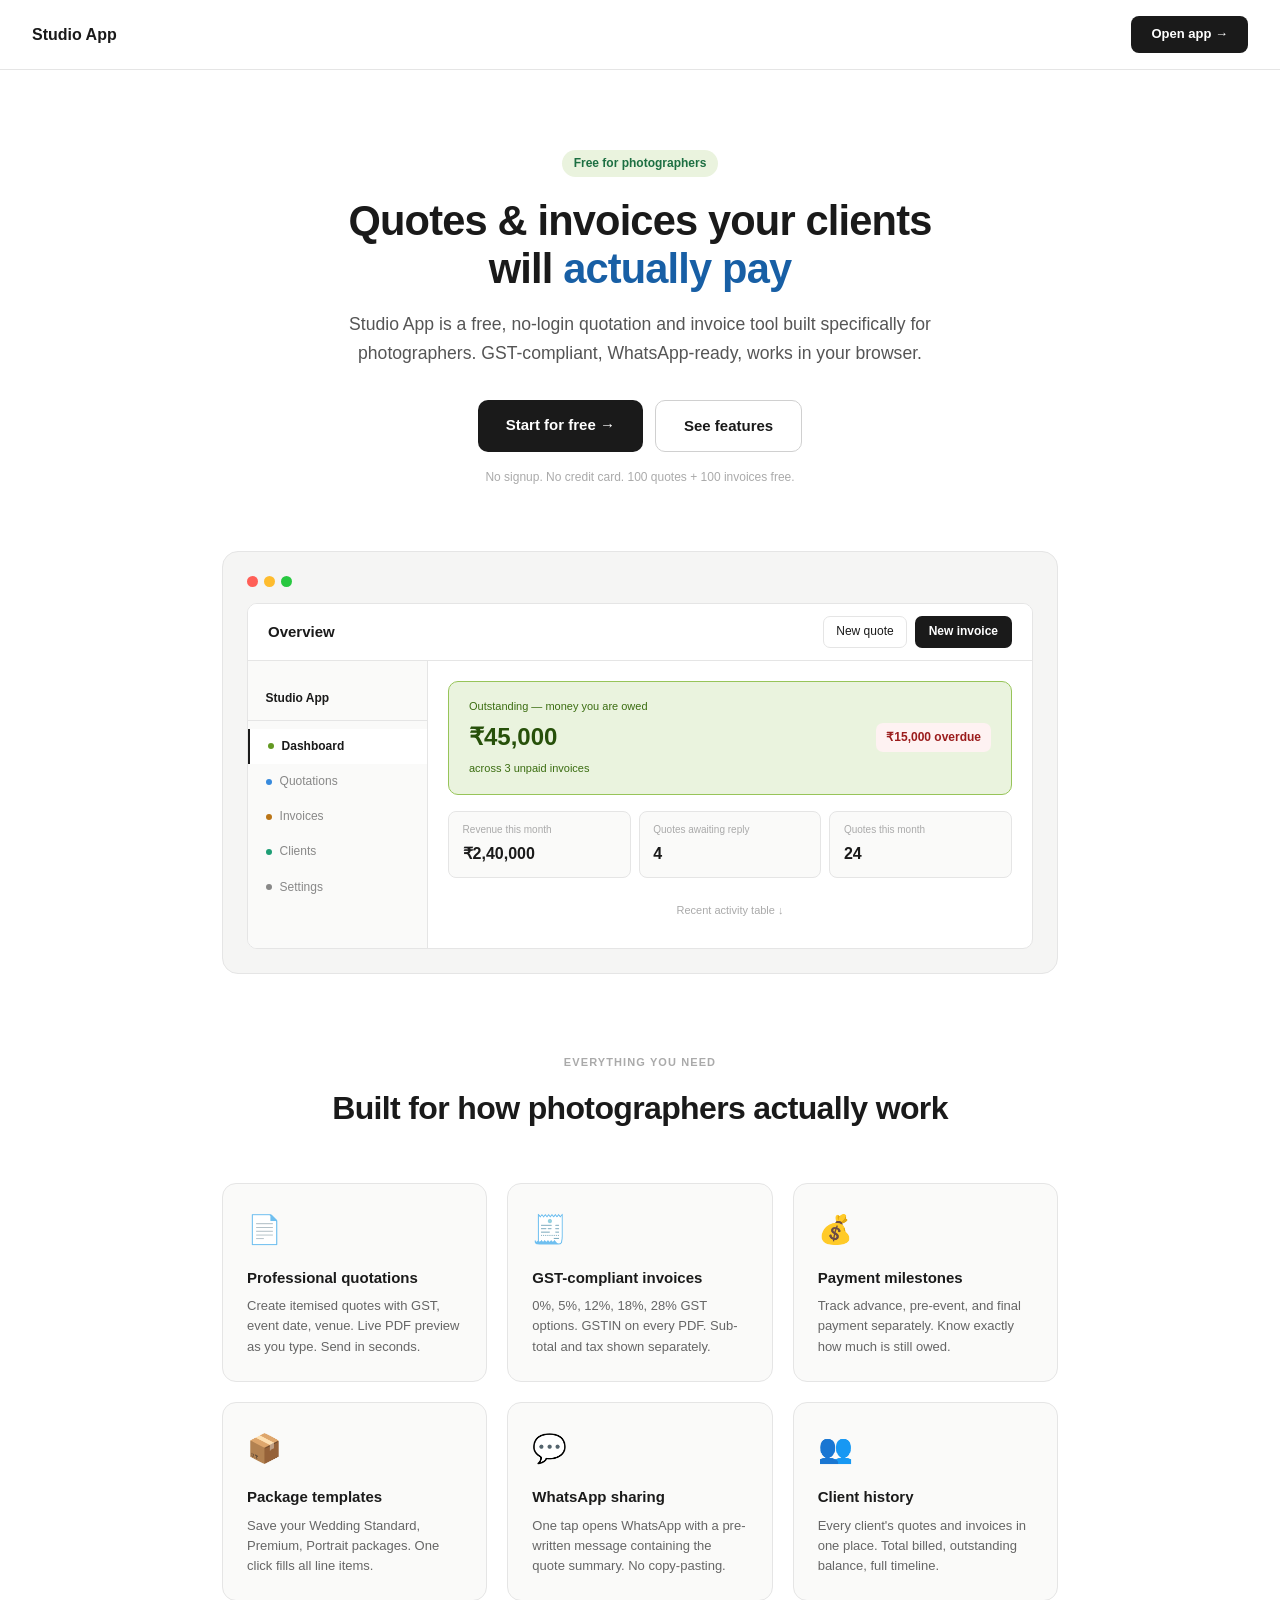
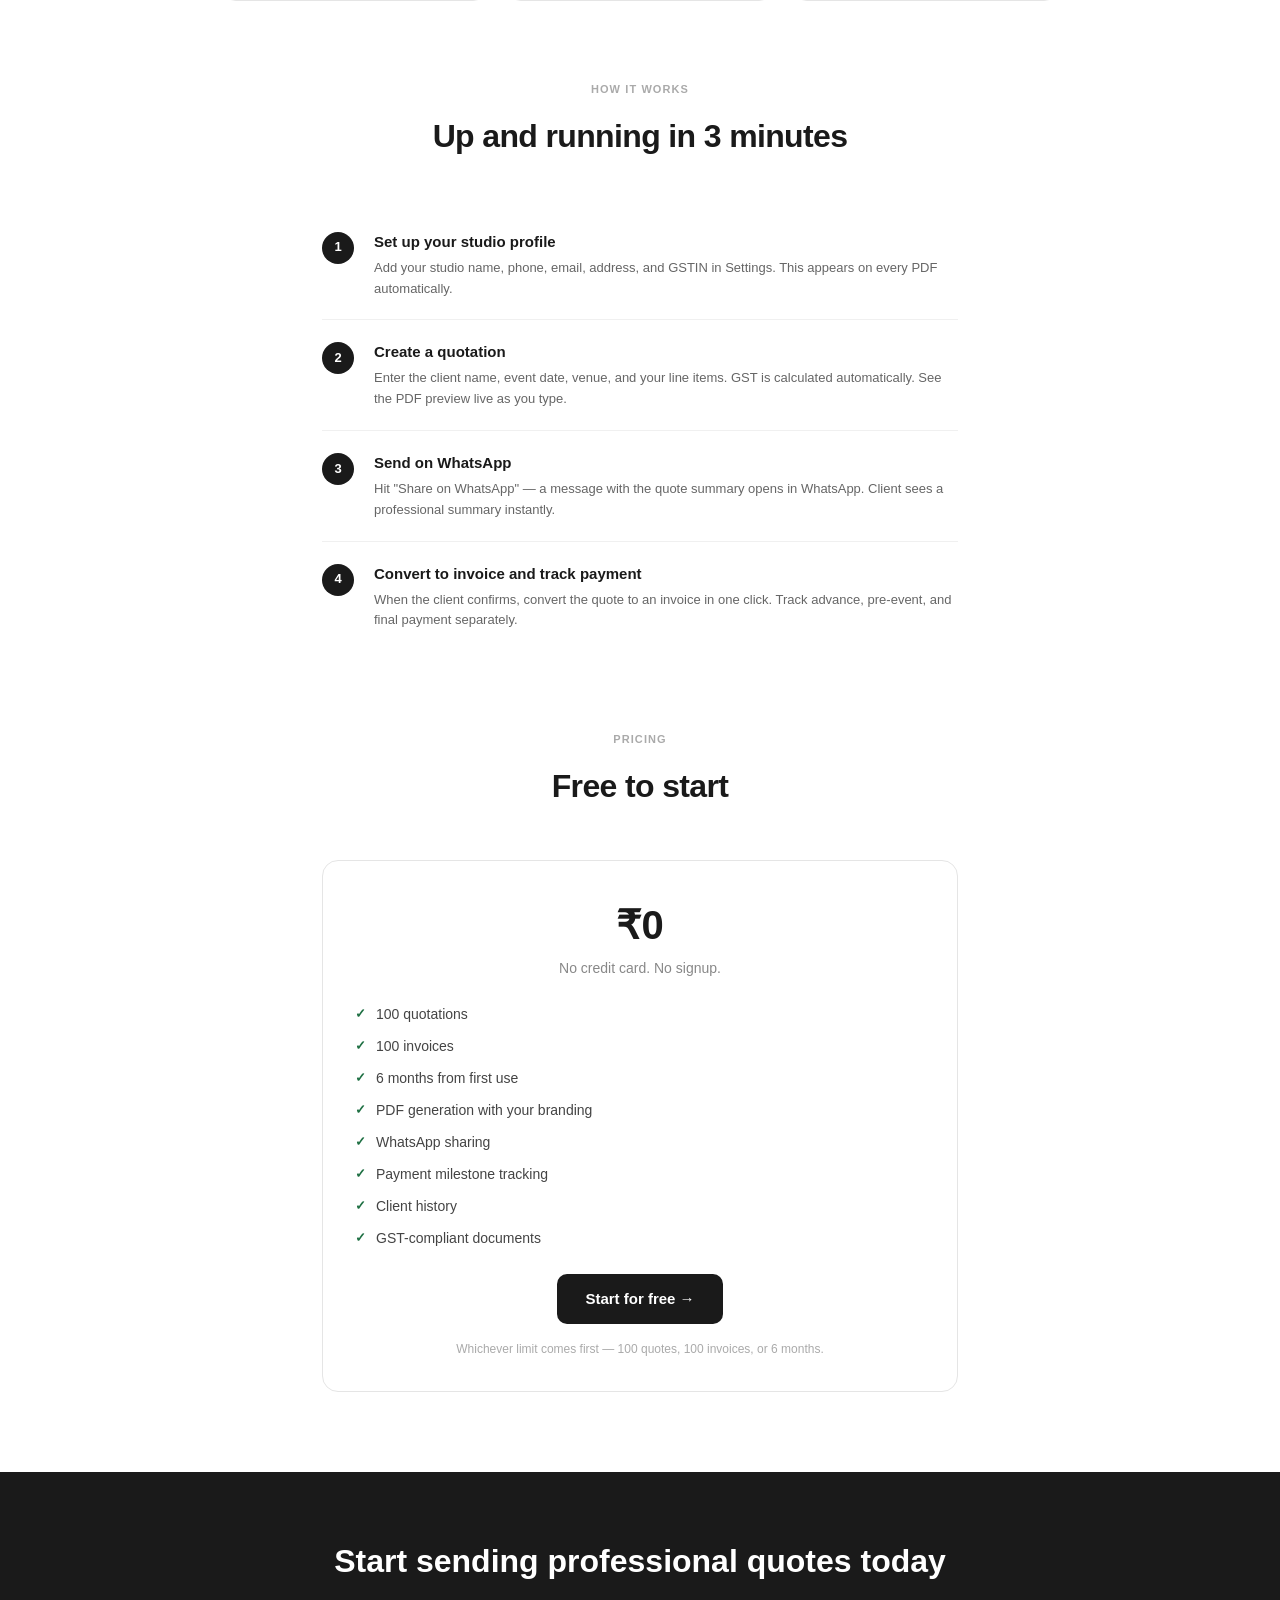
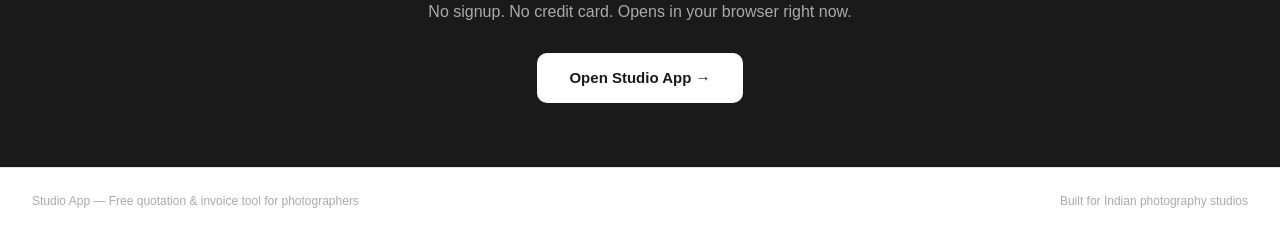
<file: index.html>
<!DOCTYPE html>
<html lang="en">
<head>
  <meta charset="UTF-8">
  <meta name="viewport" content="width=device-width, initial-scale=1.0">
  <title>Studio App — Free Quotation & Invoice Tool for Photographers</title>
  <meta name="description" content="Create professional quotations and invoices for your photography studio. Free. No signup needed. Works in your browser.">
  <style>
    *, *::before, *::after { box-sizing: border-box; margin: 0; padding: 0; }
    html { scroll-behavior: smooth; }
    body {
      font-family: -apple-system, BlinkMacSystemFont, 'Segoe UI', sans-serif;
      font-size: 15px; line-height: 1.6; color: #1a1a1a; background: #fff;
    }

    /* ── Nav ── */
    nav {
      display: flex; align-items: center; justify-content: space-between;
      padding: 1rem 2rem; border-bottom: 1px solid #e5e5e5;
      position: sticky; top: 0; background: #fff; z-index: 100;
    }
    .nav-brand { font-size: 16px; font-weight: 700; color: #1a1a1a; text-decoration: none; }
    .nav-cta {
      background: #1a1a1a; color: #fff; padding: 8px 20px;
      border-radius: 8px; font-size: 13px; font-weight: 600;
      text-decoration: none; transition: background .15s;
    }
    .nav-cta:hover { background: #333; }

    /* ── Hero ── */
    .hero {
      text-align: center; padding: 5rem 2rem 4rem;
      max-width: 680px; margin: 0 auto;
    }
    .hero-badge {
      display: inline-block; background: #eaf3de; color: #1d6f42;
      font-size: 12px; font-weight: 600; padding: 4px 12px;
      border-radius: 20px; margin-bottom: 1.25rem;
    }
    .hero h1 {
      font-size: 2.6rem; font-weight: 800; line-height: 1.15;
      color: #1a1a1a; margin-bottom: 1.1rem; letter-spacing: -.02em;
    }
    .hero h1 span { color: #185fa5; }
    .hero p {
      font-size: 1.1rem; color: #555; margin-bottom: 2rem; line-height: 1.65;
    }
    .hero-actions { display: flex; gap: 12px; justify-content: center; flex-wrap: wrap; }
    .btn-hero {
      background: #1a1a1a; color: #fff; padding: 13px 28px;
      border-radius: 10px; font-size: 15px; font-weight: 600;
      text-decoration: none; transition: background .15s;
    }
    .btn-hero:hover { background: #333; }
    .btn-hero-outline {
      background: #fff; color: #1a1a1a; padding: 13px 28px;
      border-radius: 10px; font-size: 15px; font-weight: 600;
      border: 1.5px solid #d0d0d0; text-decoration: none; transition: border-color .15s;
    }
    .btn-hero-outline:hover { border-color: #888; }
    .hero-note { font-size: 12px; color: #aaa; margin-top: 1rem; }

    /* ── Preview card ── */
    .preview-wrap {
      max-width: 900px; margin: 0 auto 5rem;
      padding: 0 2rem;
    }
    .preview-card {
      background: #f5f5f4; border-radius: 16px; padding: 1.5rem;
      border: 1px solid #e5e5e5;
    }
    .preview-bar {
      display: flex; gap: 6px; margin-bottom: 1rem;
    }
    .preview-dot { width: 11px; height: 11px; border-radius: 50%; }
    .preview-screen {
      background: #fff; border-radius: 10px; border: 1px solid #e5e5e5;
      overflow: hidden;
    }
    .ps-topbar {
      background: #fff; border-bottom: 1px solid #e5e5e5;
      padding: .75rem 1.25rem; display: flex; align-items: center;
      justify-content: space-between;
    }
    .ps-title { font-size: 15px; font-weight: 600; }
    .ps-btn {
      background: #1a1a1a; color: #fff; padding: 6px 14px;
      border-radius: 7px; font-size: 12px; font-weight: 600;
    }
    .ps-body { display: grid; grid-template-columns: 180px 1fr; min-height: 280px; }
    .ps-sidebar {
      border-right: 1px solid #e5e5e5; padding: 1rem 0; background: #fafaf9;
    }
    .ps-nav-item {
      padding: 8px 1.1rem; font-size: 12px; color: #888;
      display: flex; align-items: center; gap: 8px;
    }
    .ps-nav-item.active { color: #1a1a1a; font-weight: 600; background: #fff; border-left: 2px solid #1a1a1a; }
    .ps-dot { width: 6px; height: 6px; border-radius: 50%; flex-shrink: 0; }
    .ps-main { padding: 1.25rem; }
    .ps-hero-card {
      background: #eaf3de; border: 1px solid #97c459; border-radius: 10px;
      padding: 1rem 1.25rem; margin-bottom: 1rem;
      display: flex; justify-content: space-between; align-items: center;
    }
    .ps-hero-label { font-size: 11px; color: #3b6d11; margin-bottom: .2rem; }
    .ps-hero-amt   { font-size: 24px; font-weight: 800; color: #27500a; }
    .ps-overdue    { background: #fef2f2; color: #9b1c1c; border-radius: 7px; padding: 5px 10px; font-size: 12px; font-weight: 600; }
    .ps-stats { display: grid; grid-template-columns: repeat(3,1fr); gap: 8px; margin-bottom: 1rem; }
    .ps-stat { background: #fafaf9; border: 1px solid #e5e5e5; border-radius: 8px; padding: .65rem .85rem; }
    .ps-stat-lbl { font-size: 10px; color: #aaa; margin-bottom: .2rem; }
    .ps-stat-val { font-size: 16px; font-weight: 700; }

    /* ── Features ── */
    .features {
      max-width: 900px; margin: 0 auto 5rem; padding: 0 2rem;
    }
    .section-label {
      text-align: center; font-size: 11px; font-weight: 600; color: #aaa;
      text-transform: uppercase; letter-spacing: .1em; margin-bottom: .75rem;
    }
    .section-title {
      text-align: center; font-size: 2rem; font-weight: 800;
      color: #1a1a1a; margin-bottom: 3rem; letter-spacing: -.02em;
    }
    .feature-grid { display: grid; grid-template-columns: repeat(3,1fr); gap: 1.25rem; }
    .feature-card {
      background: #fafaf9; border: 1px solid #e5e5e5; border-radius: 14px;
      padding: 1.5rem;
    }
    .feature-icon { font-size: 1.75rem; margin-bottom: .85rem; }
    .feature-card h3 { font-size: 15px; font-weight: 700; margin-bottom: .4rem; }
    .feature-card p  { font-size: 13px; color: #666; line-height: 1.55; }

    /* ── How it works ── */
    .how { max-width: 700px; margin: 0 auto 5rem; padding: 0 2rem; text-align: center; }
    .steps { display: flex; flex-direction: column; gap: 0; margin-top: 2rem; text-align: left; }
    .step { display: flex; gap: 1.25rem; padding: 1.25rem 0; border-bottom: 1px solid #f0f0f0; }
    .step:last-child { border-bottom: none; }
    .step-num {
      width: 32px; height: 32px; border-radius: 50%; background: #1a1a1a;
      color: #fff; font-size: 13px; font-weight: 700; display: flex;
      align-items: center; justify-content: center; flex-shrink: 0; margin-top: 2px;
    }
    .step h4 { font-size: 15px; font-weight: 700; margin-bottom: .25rem; }
    .step p  { font-size: 13px; color: #666; }

    /* ── Pricing ── */
    .pricing { max-width: 700px; margin: 0 auto 5rem; padding: 0 2rem; text-align: center; }
    .price-card {
      background: #fff; border: 1.5px solid #e5e5e5; border-radius: 16px;
      padding: 2rem; margin-top: 2rem;
    }
    .price-free { font-size: 2.5rem; font-weight: 800; color: #1a1a1a; }
    .price-sub  { font-size: 14px; color: #888; margin-bottom: 1.5rem; }
    .price-features { list-style: none; text-align: left; display: flex; flex-direction: column; gap: .6rem; margin-bottom: 1.5rem; }
    .price-features li { display: flex; align-items: center; gap: 10px; font-size: 14px; color: #444; }
    .price-features li::before { content: '✓'; color: #1d6f42; font-weight: 700; font-size: 13px; }
    .price-limit { font-size: 12px; color: #aaa; margin-top: 1rem; }

    /* ── CTA banner ── */
    .cta-banner {
      background: #1a1a1a; color: #fff; text-align: center;
      padding: 4rem 2rem; margin-bottom: 0;
    }
    .cta-banner h2 { font-size: 2rem; font-weight: 800; margin-bottom: .75rem; }
    .cta-banner p  { font-size: 1rem; color: #aaa; margin-bottom: 1.75rem; }
    .btn-cta {
      background: #fff; color: #1a1a1a; padding: 13px 32px;
      border-radius: 10px; font-size: 15px; font-weight: 700;
      text-decoration: none; display: inline-block; transition: opacity .15s;
    }
    .btn-cta:hover { opacity: .9; }

    /* ── Footer ── */
    footer {
      padding: 1.5rem 2rem; border-top: 1px solid #e5e5e5;
      display: flex; justify-content: space-between; align-items: center;
      font-size: 12px; color: #aaa; flex-wrap: wrap; gap: .5rem;
    }

    @media(max-width: 640px) {
      .hero h1 { font-size: 1.8rem; }
      .feature-grid { grid-template-columns: 1fr; }
      .ps-body { grid-template-columns: 1fr; }
      .ps-sidebar { display: none; }
      .ps-stats { grid-template-columns: 1fr 1fr; }
      nav { padding: 1rem; }
      footer { flex-direction: column; text-align: center; }
    }
  </style>
</head>
<body>

<!-- Nav -->
<nav>
  <a class="nav-brand" href="#">Studio App</a>
  <a class="nav-cta" href="pages/auth.html">Open app →</a>
</nav>

<!-- Hero -->
<section class="hero">
  <div class="hero-badge">Free for photographers</div>
  <h1>Quotes & invoices your clients will <span>actually pay</span></h1>
  <p>Studio App is a free, no-login quotation and invoice tool built specifically for photographers. GST-compliant, WhatsApp-ready, works in your browser.</p>
  <div class="hero-actions">
    <a class="btn-hero" href="pages/auth.html">Start for free →</a>
    <a class="btn-hero-outline" href="#features">See features</a>
  </div>
  <div class="hero-note">No signup. No credit card. 100 quotes + 100 invoices free.</div>
</section>

<!-- App preview -->
<div class="preview-wrap">
  <div class="preview-card">
    <div class="preview-bar">
      <div class="preview-dot" style="background:#ff5f57"></div>
      <div class="preview-dot" style="background:#febc2e"></div>
      <div class="preview-dot" style="background:#28c840"></div>
    </div>
    <div class="preview-screen">
      <div class="ps-topbar">
        <div class="ps-title">Overview</div>
        <div style="display:flex;gap:8px">
          <div style="border:1px solid #e5e5e5;border-radius:7px;padding:5px 12px;font-size:12px">New quote</div>
          <div class="ps-btn">New invoice</div>
        </div>
      </div>
      <div class="ps-body">
        <div class="ps-sidebar">
          <div style="padding:.75rem 1.1rem .75rem;font-size:12px;font-weight:700;border-bottom:1px solid #e5e5e5;margin-bottom:.5rem">Studio App</div>
          <div class="ps-nav-item active"><span class="ps-dot" style="background:#639922"></span>Dashboard</div>
          <div class="ps-nav-item"><span class="ps-dot" style="background:#378ADD"></span>Quotations</div>
          <div class="ps-nav-item"><span class="ps-dot" style="background:#BA7517"></span>Invoices</div>
          <div class="ps-nav-item"><span class="ps-dot" style="background:#1D9E75"></span>Clients</div>
          <div class="ps-nav-item"><span class="ps-dot" style="background:#888"></span>Settings</div>
        </div>
        <div class="ps-main">
          <div class="ps-hero-card">
            <div>
              <div class="ps-hero-label">Outstanding — money you are owed</div>
              <div class="ps-hero-amt">₹45,000</div>
              <div style="font-size:11px;color:#3b6d11;margin-top:.2rem">across 3 unpaid invoices</div>
            </div>
            <div class="ps-overdue">₹15,000 overdue</div>
          </div>
          <div class="ps-stats">
            <div class="ps-stat">
              <div class="ps-stat-lbl">Revenue this month</div>
              <div class="ps-stat-val">₹2,40,000</div>
            </div>
            <div class="ps-stat">
              <div class="ps-stat-lbl">Quotes awaiting reply</div>
              <div class="ps-stat-val">4</div>
            </div>
            <div class="ps-stat">
              <div class="ps-stat-lbl">Quotes this month</div>
              <div class="ps-stat-val">24</div>
            </div>
          </div>
          <div style="font-size:11px;color:#aaa;text-align:center;padding:.5rem 0">Recent activity table ↓</div>
        </div>
      </div>
    </div>
  </div>
</div>

<!-- Features -->
<section class="features" id="features">
  <div class="section-label">Everything you need</div>
  <div class="section-title">Built for how photographers actually work</div>
  <div class="feature-grid">
    <div class="feature-card">
      <div class="feature-icon">📄</div>
      <h3>Professional quotations</h3>
      <p>Create itemised quotes with GST, event date, venue. Live PDF preview as you type. Send in seconds.</p>
    </div>
    <div class="feature-card">
      <div class="feature-icon">🧾</div>
      <h3>GST-compliant invoices</h3>
      <p>0%, 5%, 12%, 18%, 28% GST options. GSTIN on every PDF. Sub-total and tax shown separately.</p>
    </div>
    <div class="feature-card">
      <div class="feature-icon">💰</div>
      <h3>Payment milestones</h3>
      <p>Track advance, pre-event, and final payment separately. Know exactly how much is still owed.</p>
    </div>
    <div class="feature-card">
      <div class="feature-icon">📦</div>
      <h3>Package templates</h3>
      <p>Save your Wedding Standard, Premium, Portrait packages. One click fills all line items.</p>
    </div>
    <div class="feature-card">
      <div class="feature-icon">💬</div>
      <h3>WhatsApp sharing</h3>
      <p>One tap opens WhatsApp with a pre-written message containing the quote summary. No copy-pasting.</p>
    </div>
    <div class="feature-card">
      <div class="feature-icon">👥</div>
      <h3>Client history</h3>
      <p>Every client's quotes and invoices in one place. Total billed, outstanding balance, full timeline.</p>
    </div>
  </div>
</section>

<!-- How it works -->
<section class="how">
  <div class="section-label">How it works</div>
  <div class="section-title">Up and running in 3 minutes</div>
  <div class="steps">
    <div class="step">
      <div class="step-num">1</div>
      <div>
        <h4>Set up your studio profile</h4>
        <p>Add your studio name, phone, email, address, and GSTIN in Settings. This appears on every PDF automatically.</p>
      </div>
    </div>
    <div class="step">
      <div class="step-num">2</div>
      <div>
        <h4>Create a quotation</h4>
        <p>Enter the client name, event date, venue, and your line items. GST is calculated automatically. See the PDF preview live as you type.</p>
      </div>
    </div>
    <div class="step">
      <div class="step-num">3</div>
      <div>
        <h4>Send on WhatsApp</h4>
        <p>Hit "Share on WhatsApp" — a message with the quote summary opens in WhatsApp. Client sees a professional summary instantly.</p>
      </div>
    </div>
    <div class="step">
      <div class="step-num">4</div>
      <div>
        <h4>Convert to invoice and track payment</h4>
        <p>When the client confirms, convert the quote to an invoice in one click. Track advance, pre-event, and final payment separately.</p>
      </div>
    </div>
  </div>
</section>

<!-- Pricing -->
<section class="pricing">
  <div class="section-label">Pricing</div>
  <div class="section-title">Free to start</div>
  <div class="price-card">
    <div class="price-free">₹0</div>
    <div class="price-sub">No credit card. No signup.</div>
    <ul class="price-features">
      <li>100 quotations</li>
      <li>100 invoices</li>
      <li>6 months from first use</li>
      <li>PDF generation with your branding</li>
      <li>WhatsApp sharing</li>
      <li>Payment milestone tracking</li>
      <li>Client history</li>
      <li>GST-compliant documents</li>
    </ul>
    <a class="btn-hero" href="pages/auth.html" style="display:inline-block;text-decoration:none">Start for free →</a>
    <div class="price-limit">Whichever limit comes first — 100 quotes, 100 invoices, or 6 months.</div>
  </div>
</section>

<!-- CTA -->
<div class="cta-banner">
  <h2>Start sending professional quotes today</h2>
  <p>No signup. No credit card. Opens in your browser right now.</p>
  <a class="btn-cta" href="pages/auth.html">Open Studio App →</a>
</div>

<!-- Footer -->
<footer>
  <span>Studio App — Free quotation & invoice tool for photographers</span>
  <span>Built for Indian photography studios</span>
</footer>

</body>
</html>
</file>
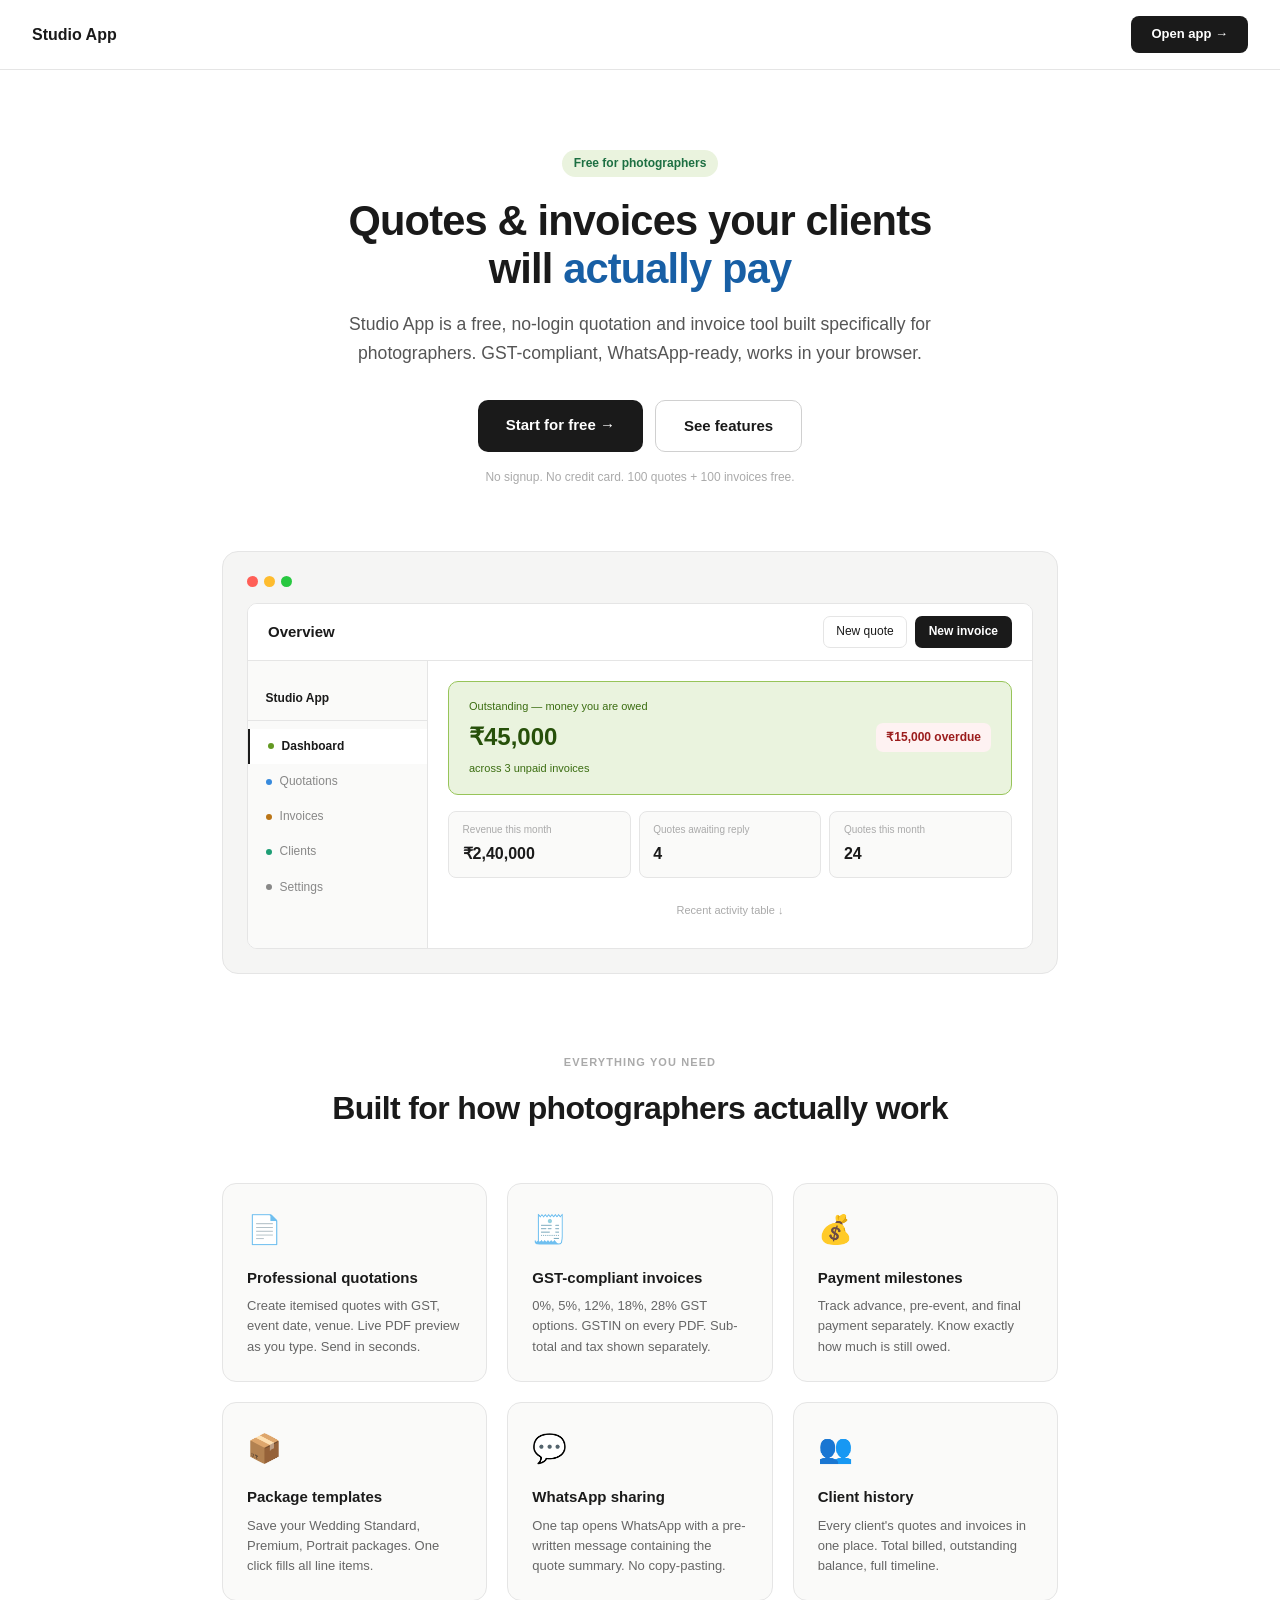
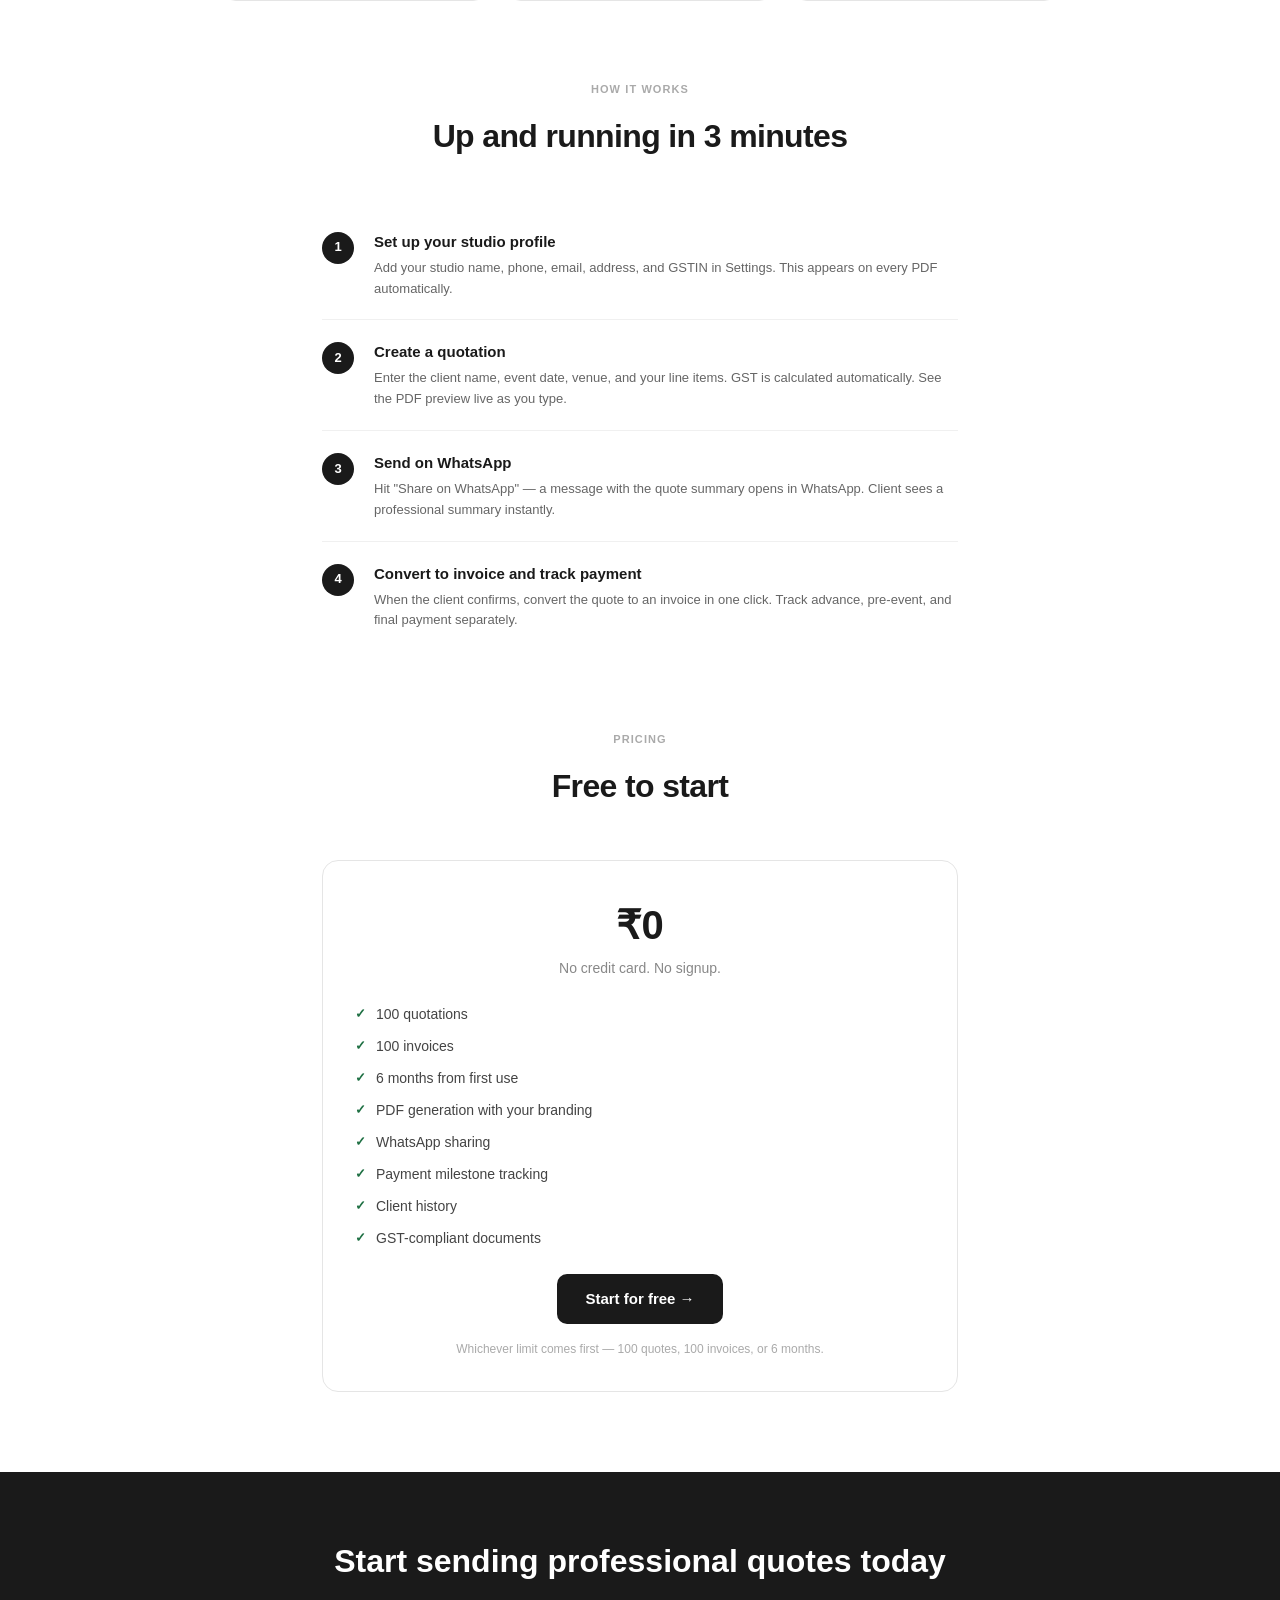
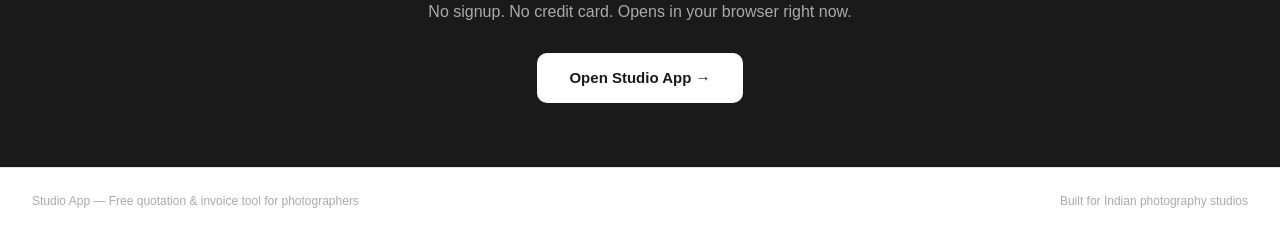
<file: landing.html>
<!DOCTYPE html>
<html lang="en">
<head>
  <meta charset="UTF-8">
  <meta name="viewport" content="width=device-width, initial-scale=1.0">
  <title>Studio App — Free Quotation & Invoice Tool for Photographers</title>
  <meta name="description" content="Create professional quotations and invoices for your photography studio. Free. No signup needed. Works in your browser.">
  <style>
    *, *::before, *::after { box-sizing: border-box; margin: 0; padding: 0; }
    html { scroll-behavior: smooth; }
    body {
      font-family: -apple-system, BlinkMacSystemFont, 'Segoe UI', sans-serif;
      font-size: 15px; line-height: 1.6; color: #1a1a1a; background: #fff;
    }

    /* ── Nav ── */
    nav {
      display: flex; align-items: center; justify-content: space-between;
      padding: 1rem 2rem; border-bottom: 1px solid #e5e5e5;
      position: sticky; top: 0; background: #fff; z-index: 100;
    }
    .nav-brand { font-size: 16px; font-weight: 700; color: #1a1a1a; text-decoration: none; }
    .nav-cta {
      background: #1a1a1a; color: #fff; padding: 8px 20px;
      border-radius: 8px; font-size: 13px; font-weight: 600;
      text-decoration: none; transition: background .15s;
    }
    .nav-cta:hover { background: #333; }

    /* ── Hero ── */
    .hero {
      text-align: center; padding: 5rem 2rem 4rem;
      max-width: 680px; margin: 0 auto;
    }
    .hero-badge {
      display: inline-block; background: #eaf3de; color: #1d6f42;
      font-size: 12px; font-weight: 600; padding: 4px 12px;
      border-radius: 20px; margin-bottom: 1.25rem;
    }
    .hero h1 {
      font-size: 2.6rem; font-weight: 800; line-height: 1.15;
      color: #1a1a1a; margin-bottom: 1.1rem; letter-spacing: -.02em;
    }
    .hero h1 span { color: #185fa5; }
    .hero p {
      font-size: 1.1rem; color: #555; margin-bottom: 2rem; line-height: 1.65;
    }
    .hero-actions { display: flex; gap: 12px; justify-content: center; flex-wrap: wrap; }
    .btn-hero {
      background: #1a1a1a; color: #fff; padding: 13px 28px;
      border-radius: 10px; font-size: 15px; font-weight: 600;
      text-decoration: none; transition: background .15s;
    }
    .btn-hero:hover { background: #333; }
    .btn-hero-outline {
      background: #fff; color: #1a1a1a; padding: 13px 28px;
      border-radius: 10px; font-size: 15px; font-weight: 600;
      border: 1.5px solid #d0d0d0; text-decoration: none; transition: border-color .15s;
    }
    .btn-hero-outline:hover { border-color: #888; }
    .hero-note { font-size: 12px; color: #aaa; margin-top: 1rem; }

    /* ── Preview card ── */
    .preview-wrap {
      max-width: 900px; margin: 0 auto 5rem;
      padding: 0 2rem;
    }
    .preview-card {
      background: #f5f5f4; border-radius: 16px; padding: 1.5rem;
      border: 1px solid #e5e5e5;
    }
    .preview-bar {
      display: flex; gap: 6px; margin-bottom: 1rem;
    }
    .preview-dot { width: 11px; height: 11px; border-radius: 50%; }
    .preview-screen {
      background: #fff; border-radius: 10px; border: 1px solid #e5e5e5;
      overflow: hidden;
    }
    .ps-topbar {
      background: #fff; border-bottom: 1px solid #e5e5e5;
      padding: .75rem 1.25rem; display: flex; align-items: center;
      justify-content: space-between;
    }
    .ps-title { font-size: 15px; font-weight: 600; }
    .ps-btn {
      background: #1a1a1a; color: #fff; padding: 6px 14px;
      border-radius: 7px; font-size: 12px; font-weight: 600;
    }
    .ps-body { display: grid; grid-template-columns: 180px 1fr; min-height: 280px; }
    .ps-sidebar {
      border-right: 1px solid #e5e5e5; padding: 1rem 0; background: #fafaf9;
    }
    .ps-nav-item {
      padding: 8px 1.1rem; font-size: 12px; color: #888;
      display: flex; align-items: center; gap: 8px;
    }
    .ps-nav-item.active { color: #1a1a1a; font-weight: 600; background: #fff; border-left: 2px solid #1a1a1a; }
    .ps-dot { width: 6px; height: 6px; border-radius: 50%; flex-shrink: 0; }
    .ps-main { padding: 1.25rem; }
    .ps-hero-card {
      background: #eaf3de; border: 1px solid #97c459; border-radius: 10px;
      padding: 1rem 1.25rem; margin-bottom: 1rem;
      display: flex; justify-content: space-between; align-items: center;
    }
    .ps-hero-label { font-size: 11px; color: #3b6d11; margin-bottom: .2rem; }
    .ps-hero-amt   { font-size: 24px; font-weight: 800; color: #27500a; }
    .ps-overdue    { background: #fef2f2; color: #9b1c1c; border-radius: 7px; padding: 5px 10px; font-size: 12px; font-weight: 600; }
    .ps-stats { display: grid; grid-template-columns: repeat(3,1fr); gap: 8px; margin-bottom: 1rem; }
    .ps-stat { background: #fafaf9; border: 1px solid #e5e5e5; border-radius: 8px; padding: .65rem .85rem; }
    .ps-stat-lbl { font-size: 10px; color: #aaa; margin-bottom: .2rem; }
    .ps-stat-val { font-size: 16px; font-weight: 700; }

    /* ── Features ── */
    .features {
      max-width: 900px; margin: 0 auto 5rem; padding: 0 2rem;
    }
    .section-label {
      text-align: center; font-size: 11px; font-weight: 600; color: #aaa;
      text-transform: uppercase; letter-spacing: .1em; margin-bottom: .75rem;
    }
    .section-title {
      text-align: center; font-size: 2rem; font-weight: 800;
      color: #1a1a1a; margin-bottom: 3rem; letter-spacing: -.02em;
    }
    .feature-grid { display: grid; grid-template-columns: repeat(3,1fr); gap: 1.25rem; }
    .feature-card {
      background: #fafaf9; border: 1px solid #e5e5e5; border-radius: 14px;
      padding: 1.5rem;
    }
    .feature-icon { font-size: 1.75rem; margin-bottom: .85rem; }
    .feature-card h3 { font-size: 15px; font-weight: 700; margin-bottom: .4rem; }
    .feature-card p  { font-size: 13px; color: #666; line-height: 1.55; }

    /* ── How it works ── */
    .how { max-width: 700px; margin: 0 auto 5rem; padding: 0 2rem; text-align: center; }
    .steps { display: flex; flex-direction: column; gap: 0; margin-top: 2rem; text-align: left; }
    .step { display: flex; gap: 1.25rem; padding: 1.25rem 0; border-bottom: 1px solid #f0f0f0; }
    .step:last-child { border-bottom: none; }
    .step-num {
      width: 32px; height: 32px; border-radius: 50%; background: #1a1a1a;
      color: #fff; font-size: 13px; font-weight: 700; display: flex;
      align-items: center; justify-content: center; flex-shrink: 0; margin-top: 2px;
    }
    .step h4 { font-size: 15px; font-weight: 700; margin-bottom: .25rem; }
    .step p  { font-size: 13px; color: #666; }

    /* ── Pricing ── */
    .pricing { max-width: 700px; margin: 0 auto 5rem; padding: 0 2rem; text-align: center; }
    .price-card {
      background: #fff; border: 1.5px solid #e5e5e5; border-radius: 16px;
      padding: 2rem; margin-top: 2rem;
    }
    .price-free { font-size: 2.5rem; font-weight: 800; color: #1a1a1a; }
    .price-sub  { font-size: 14px; color: #888; margin-bottom: 1.5rem; }
    .price-features { list-style: none; text-align: left; display: flex; flex-direction: column; gap: .6rem; margin-bottom: 1.5rem; }
    .price-features li { display: flex; align-items: center; gap: 10px; font-size: 14px; color: #444; }
    .price-features li::before { content: '✓'; color: #1d6f42; font-weight: 700; font-size: 13px; }
    .price-limit { font-size: 12px; color: #aaa; margin-top: 1rem; }

    /* ── CTA banner ── */
    .cta-banner {
      background: #1a1a1a; color: #fff; text-align: center;
      padding: 4rem 2rem; margin-bottom: 0;
    }
    .cta-banner h2 { font-size: 2rem; font-weight: 800; margin-bottom: .75rem; }
    .cta-banner p  { font-size: 1rem; color: #aaa; margin-bottom: 1.75rem; }
    .btn-cta {
      background: #fff; color: #1a1a1a; padding: 13px 32px;
      border-radius: 10px; font-size: 15px; font-weight: 700;
      text-decoration: none; display: inline-block; transition: opacity .15s;
    }
    .btn-cta:hover { opacity: .9; }

    /* ── Footer ── */
    footer {
      padding: 1.5rem 2rem; border-top: 1px solid #e5e5e5;
      display: flex; justify-content: space-between; align-items: center;
      font-size: 12px; color: #aaa; flex-wrap: wrap; gap: .5rem;
    }

    @media(max-width: 640px) {
      .hero h1 { font-size: 1.8rem; }
      .feature-grid { grid-template-columns: 1fr; }
      .ps-body { grid-template-columns: 1fr; }
      .ps-sidebar { display: none; }
      .ps-stats { grid-template-columns: 1fr 1fr; }
      nav { padding: 1rem; }
      footer { flex-direction: column; text-align: center; }
    }
  </style>
</head>
<body>

<!-- Nav -->
<nav>
  <a class="nav-brand" href="#">Studio App</a>
  <a class="nav-cta" href="dashboard.html">Open app →</a>
</nav>

<!-- Hero -->
<section class="hero">
  <div class="hero-badge">Free for photographers</div>
  <h1>Quotes & invoices your clients will <span>actually pay</span></h1>
  <p>Studio App is a free, no-login quotation and invoice tool built specifically for photographers. GST-compliant, WhatsApp-ready, works in your browser.</p>
  <div class="hero-actions">
    <a class="btn-hero" href="dashboard.html">Start for free →</a>
    <a class="btn-hero-outline" href="#features">See features</a>
  </div>
  <div class="hero-note">No signup. No credit card. 100 quotes + 100 invoices free.</div>
</section>

<!-- App preview -->
<div class="preview-wrap">
  <div class="preview-card">
    <div class="preview-bar">
      <div class="preview-dot" style="background:#ff5f57"></div>
      <div class="preview-dot" style="background:#febc2e"></div>
      <div class="preview-dot" style="background:#28c840"></div>
    </div>
    <div class="preview-screen">
      <div class="ps-topbar">
        <div class="ps-title">Overview</div>
        <div style="display:flex;gap:8px">
          <div style="border:1px solid #e5e5e5;border-radius:7px;padding:5px 12px;font-size:12px">New quote</div>
          <div class="ps-btn">New invoice</div>
        </div>
      </div>
      <div class="ps-body">
        <div class="ps-sidebar">
          <div style="padding:.75rem 1.1rem .75rem;font-size:12px;font-weight:700;border-bottom:1px solid #e5e5e5;margin-bottom:.5rem">Studio App</div>
          <div class="ps-nav-item active"><span class="ps-dot" style="background:#639922"></span>Dashboard</div>
          <div class="ps-nav-item"><span class="ps-dot" style="background:#378ADD"></span>Quotations</div>
          <div class="ps-nav-item"><span class="ps-dot" style="background:#BA7517"></span>Invoices</div>
          <div class="ps-nav-item"><span class="ps-dot" style="background:#1D9E75"></span>Clients</div>
          <div class="ps-nav-item"><span class="ps-dot" style="background:#888"></span>Settings</div>
        </div>
        <div class="ps-main">
          <div class="ps-hero-card">
            <div>
              <div class="ps-hero-label">Outstanding — money you are owed</div>
              <div class="ps-hero-amt">₹45,000</div>
              <div style="font-size:11px;color:#3b6d11;margin-top:.2rem">across 3 unpaid invoices</div>
            </div>
            <div class="ps-overdue">₹15,000 overdue</div>
          </div>
          <div class="ps-stats">
            <div class="ps-stat">
              <div class="ps-stat-lbl">Revenue this month</div>
              <div class="ps-stat-val">₹2,40,000</div>
            </div>
            <div class="ps-stat">
              <div class="ps-stat-lbl">Quotes awaiting reply</div>
              <div class="ps-stat-val">4</div>
            </div>
            <div class="ps-stat">
              <div class="ps-stat-lbl">Quotes this month</div>
              <div class="ps-stat-val">24</div>
            </div>
          </div>
          <div style="font-size:11px;color:#aaa;text-align:center;padding:.5rem 0">Recent activity table ↓</div>
        </div>
      </div>
    </div>
  </div>
</div>

<!-- Features -->
<section class="features" id="features">
  <div class="section-label">Everything you need</div>
  <div class="section-title">Built for how photographers actually work</div>
  <div class="feature-grid">
    <div class="feature-card">
      <div class="feature-icon">📄</div>
      <h3>Professional quotations</h3>
      <p>Create itemised quotes with GST, event date, venue. Live PDF preview as you type. Send in seconds.</p>
    </div>
    <div class="feature-card">
      <div class="feature-icon">🧾</div>
      <h3>GST-compliant invoices</h3>
      <p>0%, 5%, 12%, 18%, 28% GST options. GSTIN on every PDF. Sub-total and tax shown separately.</p>
    </div>
    <div class="feature-card">
      <div class="feature-icon">💰</div>
      <h3>Payment milestones</h3>
      <p>Track advance, pre-event, and final payment separately. Know exactly how much is still owed.</p>
    </div>
    <div class="feature-card">
      <div class="feature-icon">📦</div>
      <h3>Package templates</h3>
      <p>Save your Wedding Standard, Premium, Portrait packages. One click fills all line items.</p>
    </div>
    <div class="feature-card">
      <div class="feature-icon">💬</div>
      <h3>WhatsApp sharing</h3>
      <p>One tap opens WhatsApp with a pre-written message containing the quote summary. No copy-pasting.</p>
    </div>
    <div class="feature-card">
      <div class="feature-icon">👥</div>
      <h3>Client history</h3>
      <p>Every client's quotes and invoices in one place. Total billed, outstanding balance, full timeline.</p>
    </div>
  </div>
</section>

<!-- How it works -->
<section class="how">
  <div class="section-label">How it works</div>
  <div class="section-title">Up and running in 3 minutes</div>
  <div class="steps">
    <div class="step">
      <div class="step-num">1</div>
      <div>
        <h4>Set up your studio profile</h4>
        <p>Add your studio name, phone, email, address, and GSTIN in Settings. This appears on every PDF automatically.</p>
      </div>
    </div>
    <div class="step">
      <div class="step-num">2</div>
      <div>
        <h4>Create a quotation</h4>
        <p>Enter the client name, event date, venue, and your line items. GST is calculated automatically. See the PDF preview live as you type.</p>
      </div>
    </div>
    <div class="step">
      <div class="step-num">3</div>
      <div>
        <h4>Send on WhatsApp</h4>
        <p>Hit "Share on WhatsApp" — a message with the quote summary opens in WhatsApp. Client sees a professional summary instantly.</p>
      </div>
    </div>
    <div class="step">
      <div class="step-num">4</div>
      <div>
        <h4>Convert to invoice and track payment</h4>
        <p>When the client confirms, convert the quote to an invoice in one click. Track advance, pre-event, and final payment separately.</p>
      </div>
    </div>
  </div>
</section>

<!-- Pricing -->
<section class="pricing">
  <div class="section-label">Pricing</div>
  <div class="section-title">Free to start</div>
  <div class="price-card">
    <div class="price-free">₹0</div>
    <div class="price-sub">No credit card. No signup.</div>
    <ul class="price-features">
      <li>100 quotations</li>
      <li>100 invoices</li>
      <li>6 months from first use</li>
      <li>PDF generation with your branding</li>
      <li>WhatsApp sharing</li>
      <li>Payment milestone tracking</li>
      <li>Client history</li>
      <li>GST-compliant documents</li>
    </ul>
    <a class="btn-hero" href="dashboard.html" style="display:inline-block;text-decoration:none">Start for free →</a>
    <div class="price-limit">Whichever limit comes first — 100 quotes, 100 invoices, or 6 months.</div>
  </div>
</section>

<!-- CTA -->
<div class="cta-banner">
  <h2>Start sending professional quotes today</h2>
  <p>No signup. No credit card. Opens in your browser right now.</p>
  <a class="btn-cta" href="dashboard.html">Open Studio App →</a>
</div>

<!-- Footer -->
<footer>
  <span>Studio App — Free quotation & invoice tool for photographers</span>
  <span>Built for Indian photography studios</span>
</footer>

</body>
</html>
</file>
